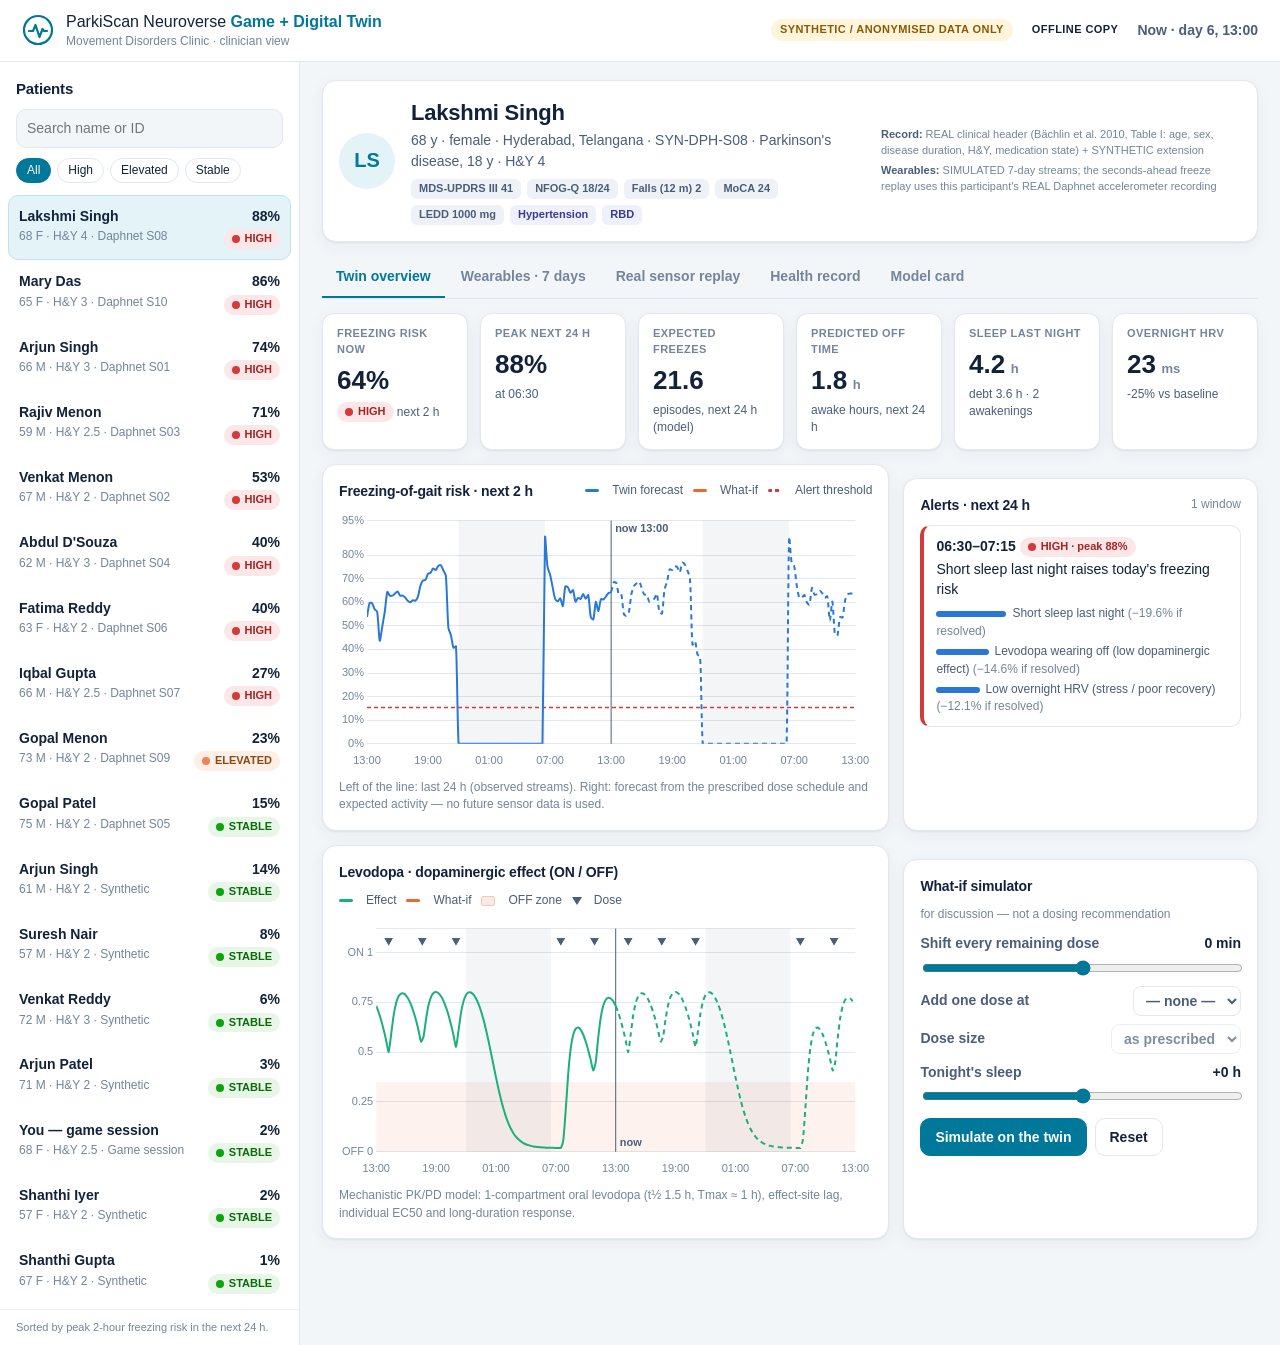
<file: docs/dashboard/index.html>
<!doctype html>
<html lang="en">
<head>
<meta charset="utf-8">
<meta name="viewport" content="width=device-width, initial-scale=1">
<title>ParkiScan Neuroverse · Game + Digital Twin</title>
<link rel="stylesheet" href="static/style.css">
<script>window.PARKISCAN_STATIC = {"shift": [-60, -30, 0, 30, 60], "extra": [14.0, 16.0, 18.0, 20.0], "sleep": [-1.0, 0.0, 1.0]};</script>
<script src="static/chart.umd.min.js"></script>
</head>
<body>
<header class="topbar">
  <div class="brand">
    <svg viewBox="0 0 32 32" class="logo" aria-hidden="true"><circle cx="16" cy="16" r="14" fill="none" stroke="currentColor" stroke-width="2.2"/><path d="M7 17h4l2.5-6 4 12 3-8 1.5 2H25" fill="none" stroke="currentColor" stroke-width="2.2" stroke-linecap="round" stroke-linejoin="round"/></svg>
    <div><div class="brand-name">ParkiScan Neuroverse <b>Game + Digital Twin</b></div><div class="brand-sub">Movement Disorders Clinic · clinician view</div></div>
  </div>
  <div class="topbar-right">
    <span class="pill pill-warn" title="All records are synthetic or anonymised open data">SYNTHETIC / ANONYMISED DATA ONLY</span>
    <span class="pill" title="Pre-computed copy: the what-if offers a grid of scenarios; run the service for any combination">OFFLINE COPY</span>
    <span class="clock" id="clock">Now · day 6, 13:00</span>
  </div>
</header>

<div class="layout">
  <aside class="sidebar">
    <div class="side-head">
      <h2>Patients</h2>
      <input id="search" type="search" placeholder="Search name or ID" aria-label="Search patients">
      <div class="filters" role="group" aria-label="Filter by risk">
        <button class="chip active" data-f="all">All</button>
        <button class="chip" data-f="high">High</button>
        <button class="chip" data-f="elevated">Elevated</button>
        <button class="chip" data-f="stable">Stable</button>
      </div>
    </div>
    <ul id="plist" class="plist"></ul>
    <div class="side-foot">Sorted by peak 2-hour freezing risk in the next 24 h.</div>
  </aside>

  <main id="main" class="main">
    <section class="card empty" id="empty">Loading the virtual patients…</section>

    <section id="patient" hidden>
      <div class="card head">
        <div class="avatar" id="p-avatar">--</div>
        <div class="who">
          <h1 id="p-name">—</h1>
          <div class="meta" id="p-meta"></div>
          <div class="tags" id="p-tags"></div>
        </div>
        <div class="prov" id="p-prov"></div>
      </div>

      <nav class="tabs" role="tablist">
        <button class="tab active" data-tab="overview">Twin overview</button>
        <button class="tab" data-tab="wearables">Wearables · 7 days</button>
        <button class="tab" data-tab="replay" id="tab-replay">Real sensor replay</button>
        <button class="tab" data-tab="game" id="tab-game">Game biomarkers</button>
        <button class="tab" data-tab="ehr">Health record</button>
        <button class="tab" data-tab="model">Model card</button>
      </nav>

      <!-- OVERVIEW -->
      <div class="pane" data-pane="overview">
        <div class="kpis" id="kpis"></div>
        <div class="grid-2">
          <div class="card">
            <div class="card-h"><h3>Freezing-of-gait risk · next 2 h</h3><span class="legend"><i class="sw s1"></i>Twin forecast <i class="sw s2"></i>What-if <i class="sw thr"></i>Alert threshold</span></div>
            <div class="chart-box"><canvas id="c-risk"></canvas></div>
            <p class="note">Left of the line: last 24 h (observed streams). Right: forecast from the prescribed dose schedule and expected activity — no future sensor data is used.</p>
          </div>
          <div class="card">
            <div class="card-h"><h3>Alerts · next 24 h</h3><span class="muted" id="alert-count"></span></div>
            <ul id="alerts" class="alerts"></ul>
          </div>
        </div>
        <div class="grid-2">
          <div class="card">
            <div class="card-h"><h3>Levodopa · dopaminergic effect (ON / OFF)</h3><span class="legend"><i class="sw s3"></i>Effect <i class="sw s2"></i>What-if <i class="sw off"></i>OFF zone <i class="tri"></i>Dose</span></div>
            <div class="chart-box"><canvas id="c-effect"></canvas></div>
            <p class="note">Mechanistic PK/PD model: 1-compartment oral levodopa (t½ 1.5 h, Tmax ≈ 1 h), effect-site lag, individual EC50 and long-duration response.</p>
          </div>
          <div class="card whatif">
            <div class="card-h"><h3>What-if simulator</h3><span class="muted">for discussion — not a dosing recommendation</span></div>
            <label>Shift every remaining dose <output id="o-shift">0 min</output><input id="w-shift" type="range" min="-120" max="120" step="15" value="0"></label>
            <label>Add one dose at <select id="w-extra"><option value="">— none —</option></select></label>
            <label>Dose size <select id="w-mg"><option value="">as prescribed</option><option>100</option><option>150</option><option>200</option><option>250</option></select></label>
            <label>Tonight's sleep <output id="o-sleep">+0 h</output><input id="w-sleep" type="range" min="-2" max="2" step="0.5" value="0"></label>
            <div class="btns"><button id="w-run" class="btn primary">Simulate on the twin</button><button id="w-reset" class="btn">Reset</button></div>
            <table class="cmp" id="w-table" hidden>
              <thead><tr><th></th><th>Current plan</th><th>What-if</th><th>Change</th></tr></thead><tbody></tbody>
            </table>
          </div>
        </div>
      </div>

      <!-- WEARABLES -->
      <div class="pane" data-pane="wearables" hidden>
        <div class="grid-2">
          <div class="card"><div class="card-h"><h3>Steps per day</h3></div><div class="chart-box sm"><canvas id="c-steps"></canvas></div></div>
          <div class="card"><div class="card-h"><h3>Sleep stages per night</h3><span class="legend"><i class="sw q1"></i>Deep <i class="sw q2"></i>REM <i class="sw q3"></i>Light</span></div><div class="chart-box sm"><canvas id="c-sleep"></canvas></div></div>
          <div class="card"><div class="card-h"><h3>Overnight HRV (RMSSD)</h3><span class="muted" id="hrv-base"></span></div><div class="chart-box sm"><canvas id="c-hrv"></canvas></div></div>
          <div class="card"><div class="card-h"><h3>Gait-instability index per day</h3><span class="muted">ankle IMU freezing detector</span></div><div class="chart-box sm"><canvas id="c-inst"></canvas></div></div>
        </div>
        <p class="note pad">Consumer-wearable streams are simulated (Apple Health / Google Fit style) and labelled as such. The instability index is what the trained Daphnet freezing detector would report from an ankle sensor.</p>
      </div>

      <!-- REPLAY -->
      <div class="pane" data-pane="replay" hidden>
        <div class="card">
          <div class="card-h"><h3>Real accelerometer replay · seconds-ahead freezing warning</h3>
            <div class="replay-ctl"><select id="r-run" aria-label="Recording"></select><button id="r-play" class="btn primary">▶ Play</button><select id="r-speed" aria-label="Speed"><option value="4">4×</option><option value="10" selected>10×</option><option value="30">30×</option></select></div></div>
          <div class="chart-box tall"><canvas id="c-replay"></canvas></div>
          <div class="replay-stats" id="r-stats"></div>
          <p class="note" id="r-note"></p>
        </div>
      </div>

      <!-- GAME -->
      <div class="pane" data-pane="game" hidden>
        <div class="card"><div class="card-h"><h3>Digital biomarkers from ParkiScan Neuroverse</h3><span class="muted">observed in the game · exploratory, not diagnostic</span></div>
          <div id="game" class="game-grid"></div></div>
      </div>

      <!-- EHR -->
      <div class="pane" data-pane="ehr" hidden>
        <div class="grid-2">
          <div class="card"><div class="card-h"><h3>Conditions</h3></div><table class="tbl" id="t-cond"></table></div>
          <div class="card"><div class="card-h"><h3>Medications</h3><span class="muted" id="ledd"></span></div><table class="tbl" id="t-med"></table></div>
        </div>
        <div class="card"><div class="card-h"><h3>Observations · scales, labs, genetics</h3><button class="btn sm" id="fhir-btn">View FHIR bundle</button></div><table class="tbl" id="t-obs"></table>
          <pre id="fhir" class="json" hidden></pre></div>
      </div>

      <!-- MODEL -->
      <div class="pane" data-pane="model" hidden>
        <div class="grid-2">
          <div class="card"><div class="card-h"><h3>Seconds ahead · real data (Daphnet)</h3><span class="pill pill-ok">REAL DATA · LOSO</span></div><div id="m-fog"></div></div>
          <div class="card"><div class="card-h"><h3>Hours ahead · digital twin fusion</h3><span class="pill pill-warn">SYNTHETIC COHORT</span></div><div id="m-twin"></div></div>
        </div>
        <div class="card"><div class="card-h"><h3>Intended use and limits</h3></div>
          <ul class="limits">
            <li>Research prototype for the Happiest Health Digital Twin challenge. <b>Not a medical device</b>; no output is a diagnosis or a treatment instruction.</li>
            <li>Seconds-ahead freezing forecast: trained and evaluated leave-one-subject-out on 10 people (Daphnet, lab protocol that provokes freezing). Home performance will differ.</li>
            <li>Hours-ahead twin risk: trained on a synthetic cohort whose labels come from a documented simulator. It shows the fusion pipeline works end to end; it is not clinical accuracy.</li>
            <li>All patient records are synthetic (FHIR R4-shaped, tagged SYNTHETIC) or anonymised open data, as required by the DPDP Act sandbox rules.</li>
          </ul></div>
      </div>
    </section>
  </main>
</div>
<div id="tip" class="tip" hidden></div>
<script src="static/app.js"></script>
</body>
</html>
</file>
<file: docs/dashboard/static/style.css>
:root {
  --bg: #f3f6f9; --card: #ffffff; --ink: #12223a; --ink-2: #4a5e78; --ink-3: #73859a; --line: #e2e8ef; --line-2: #eef2f6;
  --accent: #00789a; --accent-soft: #e3f3f7; --ok: #0a7d55; --ok-soft: #e4f5ee;
  --s1: #2a78d6; --s2: #eb6834; --s3: #1baf7a; --q1: #184f95; --q2: #5598e7; --q3: #b7d3f6;
  --good: #0ca30c; --warning: #fab219; --serious: #ec835a; --critical: #d03b3b;
  --radius: 14px; --shadow: 0 1px 2px rgba(18,34,58,.06), 0 4px 16px rgba(18,34,58,.05);
  color-scheme: light;
}
* { box-sizing: border-box; }
html, body { margin: 0; background: var(--bg); color: var(--ink); font: 14px/1.45 -apple-system, BlinkMacSystemFont, "Segoe UI", Roboto, "Helvetica Neue", Arial, sans-serif; }
h1, h2, h3 { margin: 0; font-weight: 650; letter-spacing: -.01em; }
h1 { font-size: 22px; } h2 { font-size: 15px; } h3 { font-size: 14px; }
.muted { color: var(--ink-3); font-size: 12px; }
.note { color: var(--ink-3); font-size: 12px; margin: 8px 0 0; }
.note.pad { padding: 0 4px; }
button, select, input { font: inherit; color: inherit; }

.topbar { position: sticky; top: 0; z-index: 5; display: flex; justify-content: space-between; align-items: center; gap: 16px; padding: 10px 22px; background: #fff; border-bottom: 1px solid var(--line); }
.brand { display: flex; gap: 12px; align-items: center; color: var(--accent); }
.logo { width: 32px; height: 32px; }
.brand-name { color: var(--ink); font-size: 16px; } .brand-name b { color: var(--accent); }
.brand-sub { color: var(--ink-3); font-size: 12px; }
.topbar-right { display: flex; gap: 10px; align-items: center; }
.clock { font-variant-numeric: tabular-nums; color: var(--ink-2); font-weight: 600; }
.pill { display: inline-block; padding: 3px 9px; border-radius: 999px; font-size: 11px; font-weight: 700; letter-spacing: .04em; }
.pill-warn { background: #fff4dc; color: #8a5a00; }
.pill-ok { background: var(--ok-soft); color: var(--ok); }

.layout { display: grid; grid-template-columns: 300px 1fr; min-height: calc(100vh - 57px); }
.sidebar { background: #fff; border-right: 1px solid var(--line); display: flex; flex-direction: column; min-width: 0; }
.side-head { padding: 16px 16px 8px; display: grid; gap: 10px; }
#search { width: 100%; padding: 8px 10px; border: 1px solid var(--line); border-radius: 10px; background: var(--bg); }
.filters { display: flex; gap: 6px; flex-wrap: wrap; }
.chip { border: 1px solid var(--line); background: #fff; border-radius: 999px; padding: 3px 10px; font-size: 12px; cursor: pointer; }
.chip.active { background: var(--accent); border-color: var(--accent); color: #fff; }
.plist { list-style: none; margin: 0; padding: 4px 8px; overflow: auto; flex: 1; }
.plist li { display: grid; grid-template-columns: 1fr auto; gap: 2px 8px; padding: 10px; border-radius: 10px; cursor: pointer; border: 1px solid transparent; }
.plist li:hover { background: var(--bg); }
.plist li.sel { background: var(--accent-soft); border-color: #bfe3ec; }
.plist .nm { font-weight: 650; overflow: hidden; text-overflow: ellipsis; white-space: nowrap; }
.plist .sub { color: var(--ink-3); font-size: 12px; }
.plist .rk { text-align: right; font-variant-numeric: tabular-nums; font-weight: 650; }
.side-foot { padding: 10px 16px; color: var(--ink-3); font-size: 11px; border-top: 1px solid var(--line-2); }

.status { display: inline-flex; align-items: center; gap: 5px; font-size: 11px; font-weight: 700; padding: 2px 8px; border-radius: 999px; }
.status::before { content: ""; width: 8px; height: 8px; border-radius: 50%; background: currentColor; }
.status.high { color: #a52323; background: #fbe7e7; } .status.high::before { background: var(--critical); }
.status.elevated { color: #8a4a12; background: #fdeee6; } .status.elevated::before { background: var(--serious); }
.status.stable { color: #0a6b0a; background: #e7f6e7; } .status.stable::before { background: var(--good); }

.main { padding: 18px 22px 40px; min-width: 0; }
.card { background: var(--card); border: 1px solid var(--line); border-radius: var(--radius); box-shadow: var(--shadow); padding: 16px; min-width: 0; }
.card + .card, .grid-2 + .grid-2, .grid-2 + .card, .kpis + .grid-2, .card + .grid-2 { margin-top: 14px; }
.card.empty { color: var(--ink-3); text-align: center; padding: 60px; }
.card-h { display: flex; justify-content: space-between; align-items: center; gap: 10px; margin-bottom: 10px; flex-wrap: wrap; }
.grid-2 { display: grid; grid-template-columns: minmax(0, 1.6fr) minmax(0, 1fr); gap: 14px; }
.pane[data-pane="wearables"] .grid-2, .pane[data-pane="ehr"] .grid-2, .pane[data-pane="model"] .grid-2 { grid-template-columns: 1fr 1fr; }

.head { display: grid; grid-template-columns: auto 1fr auto; gap: 16px; align-items: center; }
.avatar { width: 56px; height: 56px; border-radius: 50%; display: grid; place-items: center; background: var(--accent-soft); color: var(--accent); font-weight: 700; font-size: 20px; }
.meta { color: var(--ink-2); margin-top: 2px; }
.tags { display: flex; gap: 6px; flex-wrap: wrap; margin-top: 8px; }
.tag { font-size: 11px; padding: 2px 8px; border-radius: 6px; background: var(--line-2); color: var(--ink-2); font-weight: 600; }
.tag.c { background: #eef0fb; color: #3b3a8f; }
.tag.g { background: #fdf0f5; color: #8e2652; }
.prov { max-width: 360px; font-size: 11px; color: var(--ink-3); display: grid; gap: 4px; }
.prov b { color: var(--ink-2); }

.tabs { display: flex; gap: 2px; margin: 14px 0; border-bottom: 1px solid var(--line); overflow-x: auto; }
.tab { border: 0; background: none; padding: 10px 14px; cursor: pointer; color: var(--ink-3); font-weight: 600; border-bottom: 2px solid transparent; white-space: nowrap; }
.tab.active { color: var(--accent); border-color: var(--accent); }
.tab[hidden] { display: none; }

.kpis { display: grid; grid-template-columns: repeat(6, minmax(0, 1fr)); gap: 12px; }
.kpi { background: #fff; border: 1px solid var(--line); border-radius: 12px; padding: 12px 14px; box-shadow: var(--shadow); min-width: 0; }
.kpi .k { color: var(--ink-3); font-size: 11px; font-weight: 700; letter-spacing: .04em; text-transform: uppercase; }
.kpi .v { font-size: 26px; font-weight: 700; font-variant-numeric: tabular-nums; margin-top: 4px; }
.kpi .v small { font-size: 13px; color: var(--ink-3); font-weight: 600; margin-left: 2px; }
.kpi .d { font-size: 12px; color: var(--ink-2); margin-top: 2px; }

.chart-box { position: relative; height: 260px; }
.chart-box.sm { height: 200px; } .chart-box.tall { height: 320px; }
.legend { display: flex; align-items: center; gap: 6px 10px; flex-wrap: wrap; font-size: 12px; color: var(--ink-2); }
.sw { display: inline-block; width: 14px; height: 3px; border-radius: 2px; vertical-align: middle; margin-right: 3px; }
.sw.s1 { background: var(--s1); } .sw.s2 { background: var(--s2); } .sw.s3 { background: var(--s3); }
.sw.thr { background: repeating-linear-gradient(90deg, var(--critical) 0 4px, transparent 4px 7px); }
.sw.off { height: 10px; background: #fbe9e3; border: 1px solid #f3c9b8; }
.sw.q1 { background: var(--q1); height: 10px; } .sw.q2 { background: var(--q2); height: 10px; } .sw.q3 { background: var(--q3); height: 10px; }
.tri { display: inline-block; width: 0; height: 0; border-left: 5px solid transparent; border-right: 5px solid transparent; border-top: 8px solid var(--ink-2); margin-right: 2px; }

.alerts { list-style: none; margin: 0; padding: 0; display: grid; gap: 10px; max-height: 330px; overflow: auto; }
.alerts li { border: 1px solid var(--line); border-left: 4px solid var(--serious); border-radius: 10px; padding: 10px 12px; }
.alerts li.high { border-left-color: var(--critical); }
.alerts .when { font-weight: 700; font-variant-numeric: tabular-nums; }
.alerts .msg { margin: 2px 0 6px; }
.alerts .drv { font-size: 12px; color: var(--ink-2); display: grid; gap: 3px; }
.alerts .bar { display: inline-block; height: 6px; border-radius: 3px; background: var(--s1); margin-right: 6px; vertical-align: middle; }
.alerts .none { border-left-color: var(--good); color: var(--ink-2); }

.whatif label { display: grid; grid-template-columns: 1fr auto; gap: 4px 10px; align-items: center; margin: 8px 0; font-weight: 600; color: var(--ink-2); }
.whatif label input[type=range] { grid-column: 1 / -1; width: 100%; accent-color: var(--accent); }
.whatif select { padding: 5px 8px; border-radius: 8px; border: 1px solid var(--line); background: #fff; }
.whatif output { font-variant-numeric: tabular-nums; color: var(--ink); }
.btns { display: flex; gap: 8px; margin-top: 12px; }
.btn { border: 1px solid var(--line); background: #fff; padding: 8px 14px; border-radius: 10px; cursor: pointer; font-weight: 650; }
.btn.primary { background: var(--accent); border-color: var(--accent); color: #fff; }
.btn.sm { padding: 4px 10px; font-size: 12px; }
.btn:focus-visible, .tab:focus-visible, .chip:focus-visible { outline: 2px solid var(--accent); outline-offset: 2px; }
.cmp { width: 100%; border-collapse: collapse; margin-top: 12px; font-size: 13px; font-variant-numeric: tabular-nums; }
.cmp th, .cmp td { text-align: right; padding: 6px 4px; border-bottom: 1px solid var(--line-2); }
.cmp th:first-child, .cmp td:first-child { text-align: left; color: var(--ink-2); }
.better { color: var(--ok); font-weight: 700; } .worse { color: #b23a1d; font-weight: 700; }

.replay-ctl { display: flex; gap: 8px; align-items: center; }
.replay-ctl select { padding: 6px 8px; border-radius: 8px; border: 1px solid var(--line); background: #fff; }
.replay-stats { display: grid; grid-template-columns: repeat(4, minmax(0, 1fr)); gap: 12px; margin-top: 12px; }

.game-grid { display: grid; grid-template-columns: repeat(auto-fill, minmax(220px, 1fr)); gap: 12px; }
.gm { border: 1px solid var(--line); border-radius: 12px; padding: 12px; }
.gm .t { font-size: 11px; color: var(--ink-3); font-weight: 700; text-transform: uppercase; letter-spacing: .04em; }
.gm .v { font-size: 22px; font-weight: 700; margin-top: 4px; font-variant-numeric: tabular-nums; }
.gm .u { color: var(--ink-3); font-size: 12px; }

.tbl { width: 100%; border-collapse: collapse; font-size: 13px; }
.tbl th, .tbl td { text-align: left; padding: 7px 6px; border-bottom: 1px solid var(--line-2); vertical-align: top; }
.tbl th { color: var(--ink-3); font-size: 11px; text-transform: uppercase; letter-spacing: .04em; }
.tbl td.num { text-align: right; font-variant-numeric: tabular-nums; }
.json { background: #0f1b2d; color: #d8e6f5; padding: 12px; border-radius: 10px; max-height: 420px; overflow: auto; font: 12px/1.4 ui-monospace, SFMono-Regular, Menlo, monospace; }
.limits { margin: 0; padding-left: 18px; color: var(--ink-2); display: grid; gap: 6px; }
.metric-tbl { width: 100%; border-collapse: collapse; font-size: 13px; font-variant-numeric: tabular-nums; }
.metric-tbl td, .metric-tbl th { padding: 6px 4px; border-bottom: 1px solid var(--line-2); text-align: right; }
.metric-tbl td:first-child, .metric-tbl th:first-child { text-align: left; }
.big-stat { display: flex; gap: 18px; flex-wrap: wrap; margin-bottom: 10px; }
.big-stat div { min-width: 120px; } .big-stat b { display: block; font-size: 24px; } .big-stat span { color: var(--ink-3); font-size: 12px; }
.tip { position: fixed; pointer-events: none; background: var(--ink); color: #fff; padding: 6px 8px; border-radius: 6px; font-size: 12px; z-index: 9; }

@media (max-width: 1200px) { .kpis { grid-template-columns: repeat(3, minmax(0, 1fr)); } .grid-2 { grid-template-columns: 1fr; } }
@media (max-width: 760px) {
  .layout { grid-template-columns: 1fr; } .sidebar { max-height: 260px; border-right: 0; border-bottom: 1px solid var(--line); }
  .main { padding: 14px 16px 30px; } .head { grid-template-columns: auto 1fr; } .prov { grid-column: 1 / -1; max-width: none; }
  .kpis { grid-template-columns: repeat(2, minmax(0, 1fr)); } .replay-stats { grid-template-columns: repeat(2, minmax(0, 1fr)); }
  .pane[data-pane="wearables"] .grid-2, .pane[data-pane="ehr"] .grid-2, .pane[data-pane="model"] .grid-2 { grid-template-columns: 1fr; }
  .topbar { padding: 10px 16px; } .brand-sub { display: none; }
}
h4.sub { margin: 18px 0 8px; font-size: 13px; color: var(--ink-2); font-weight: 650; }
</file>
